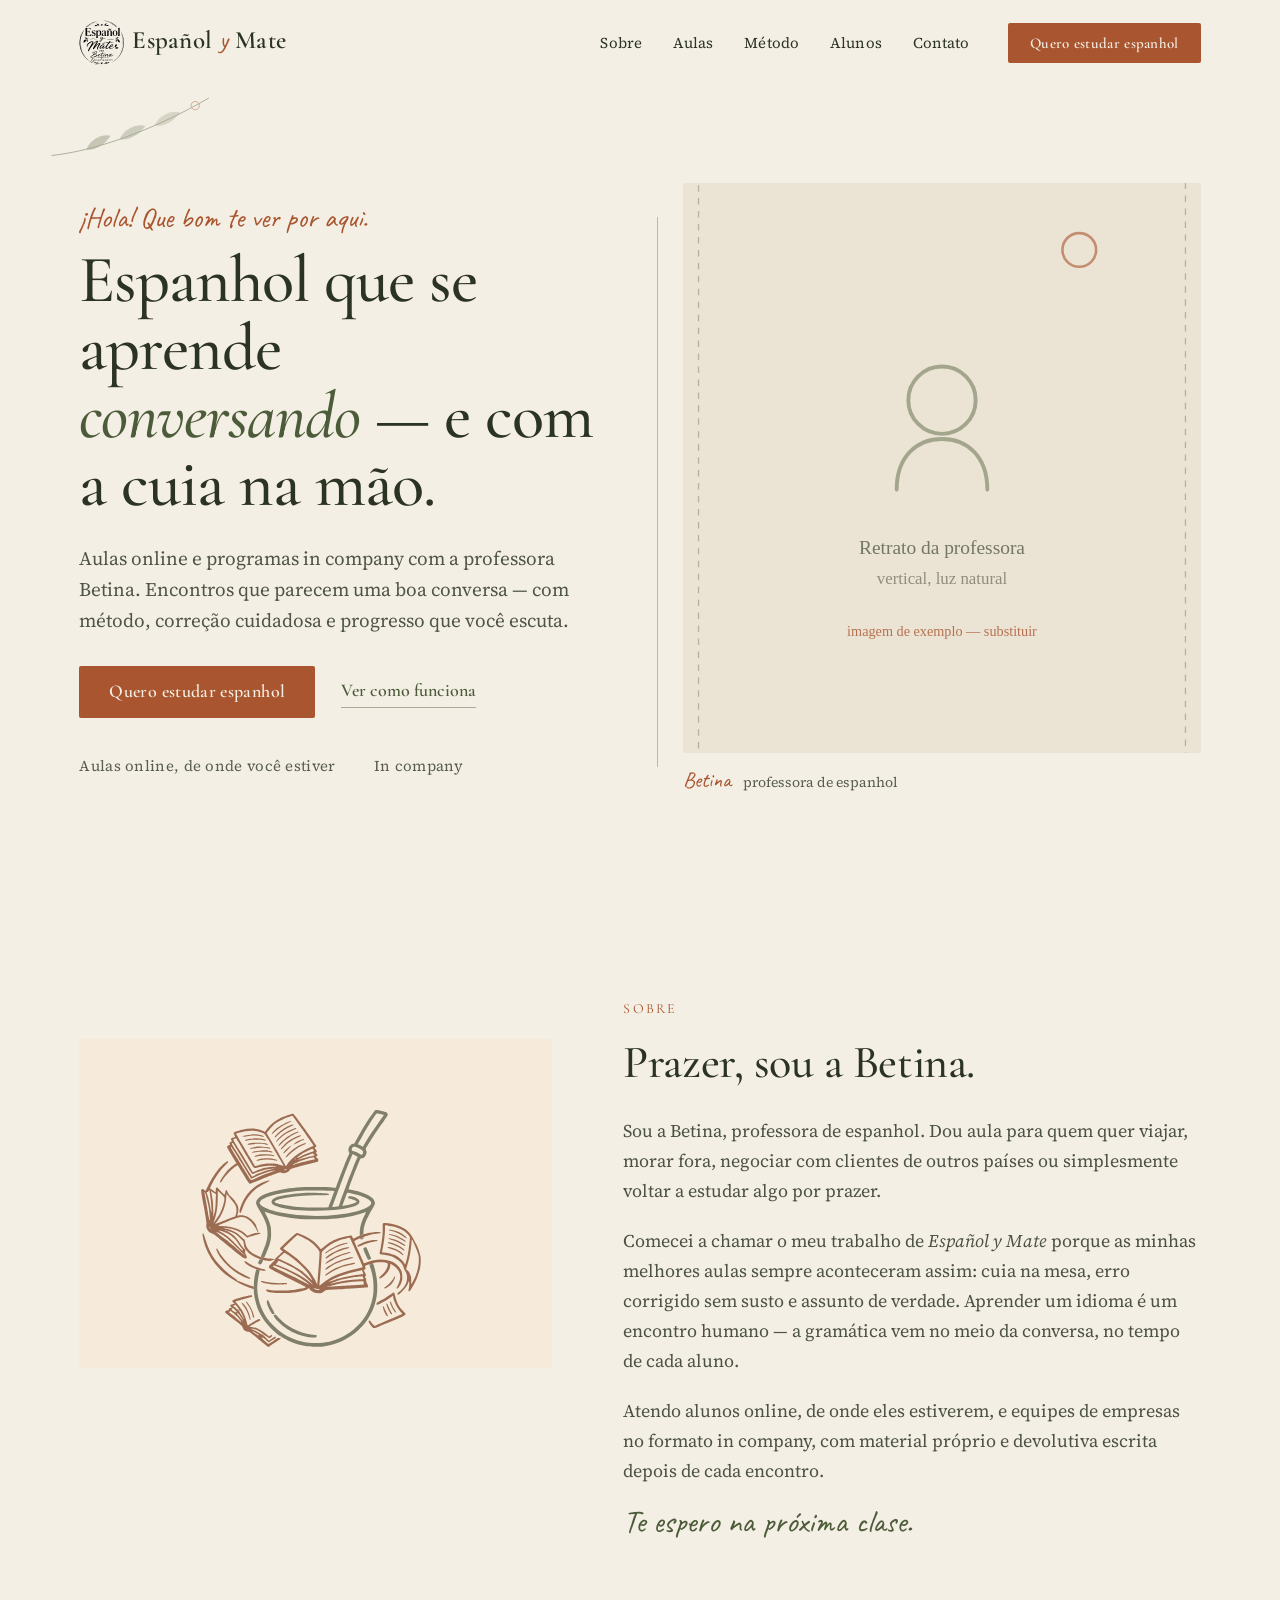
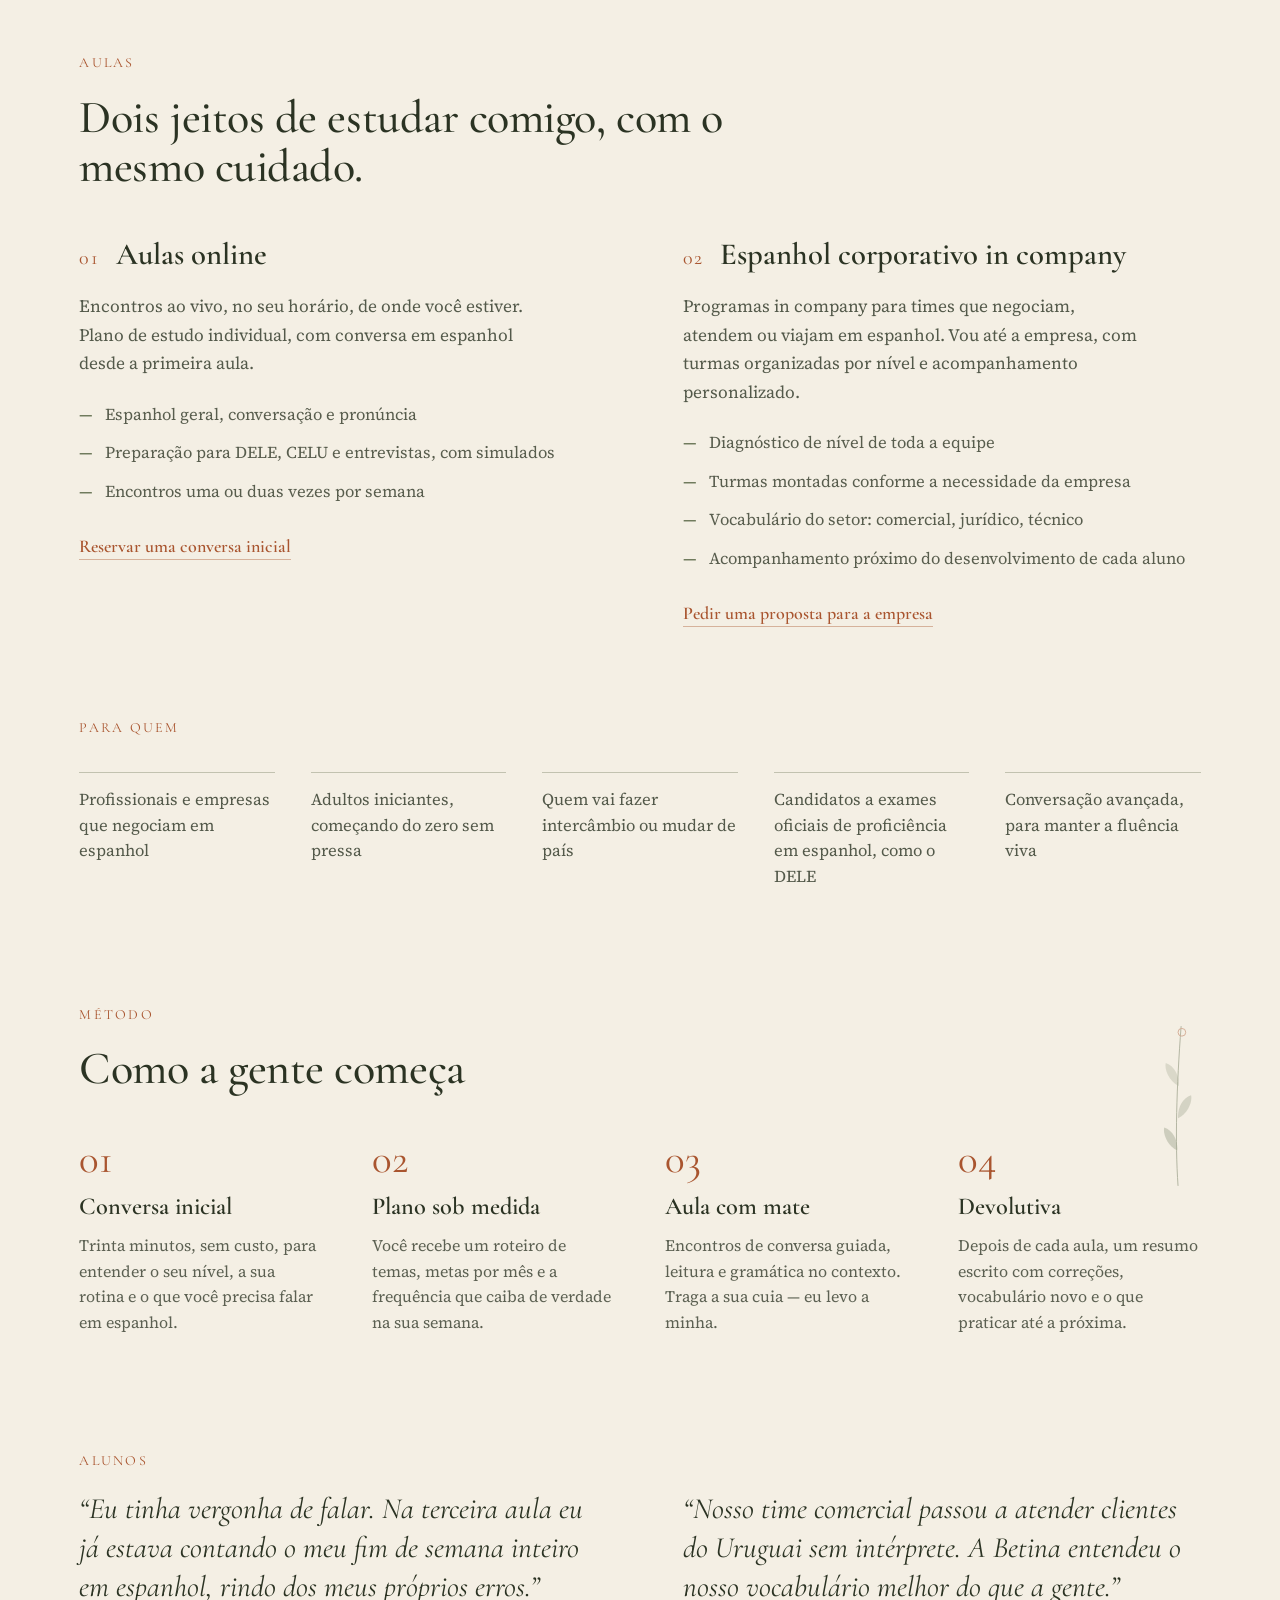
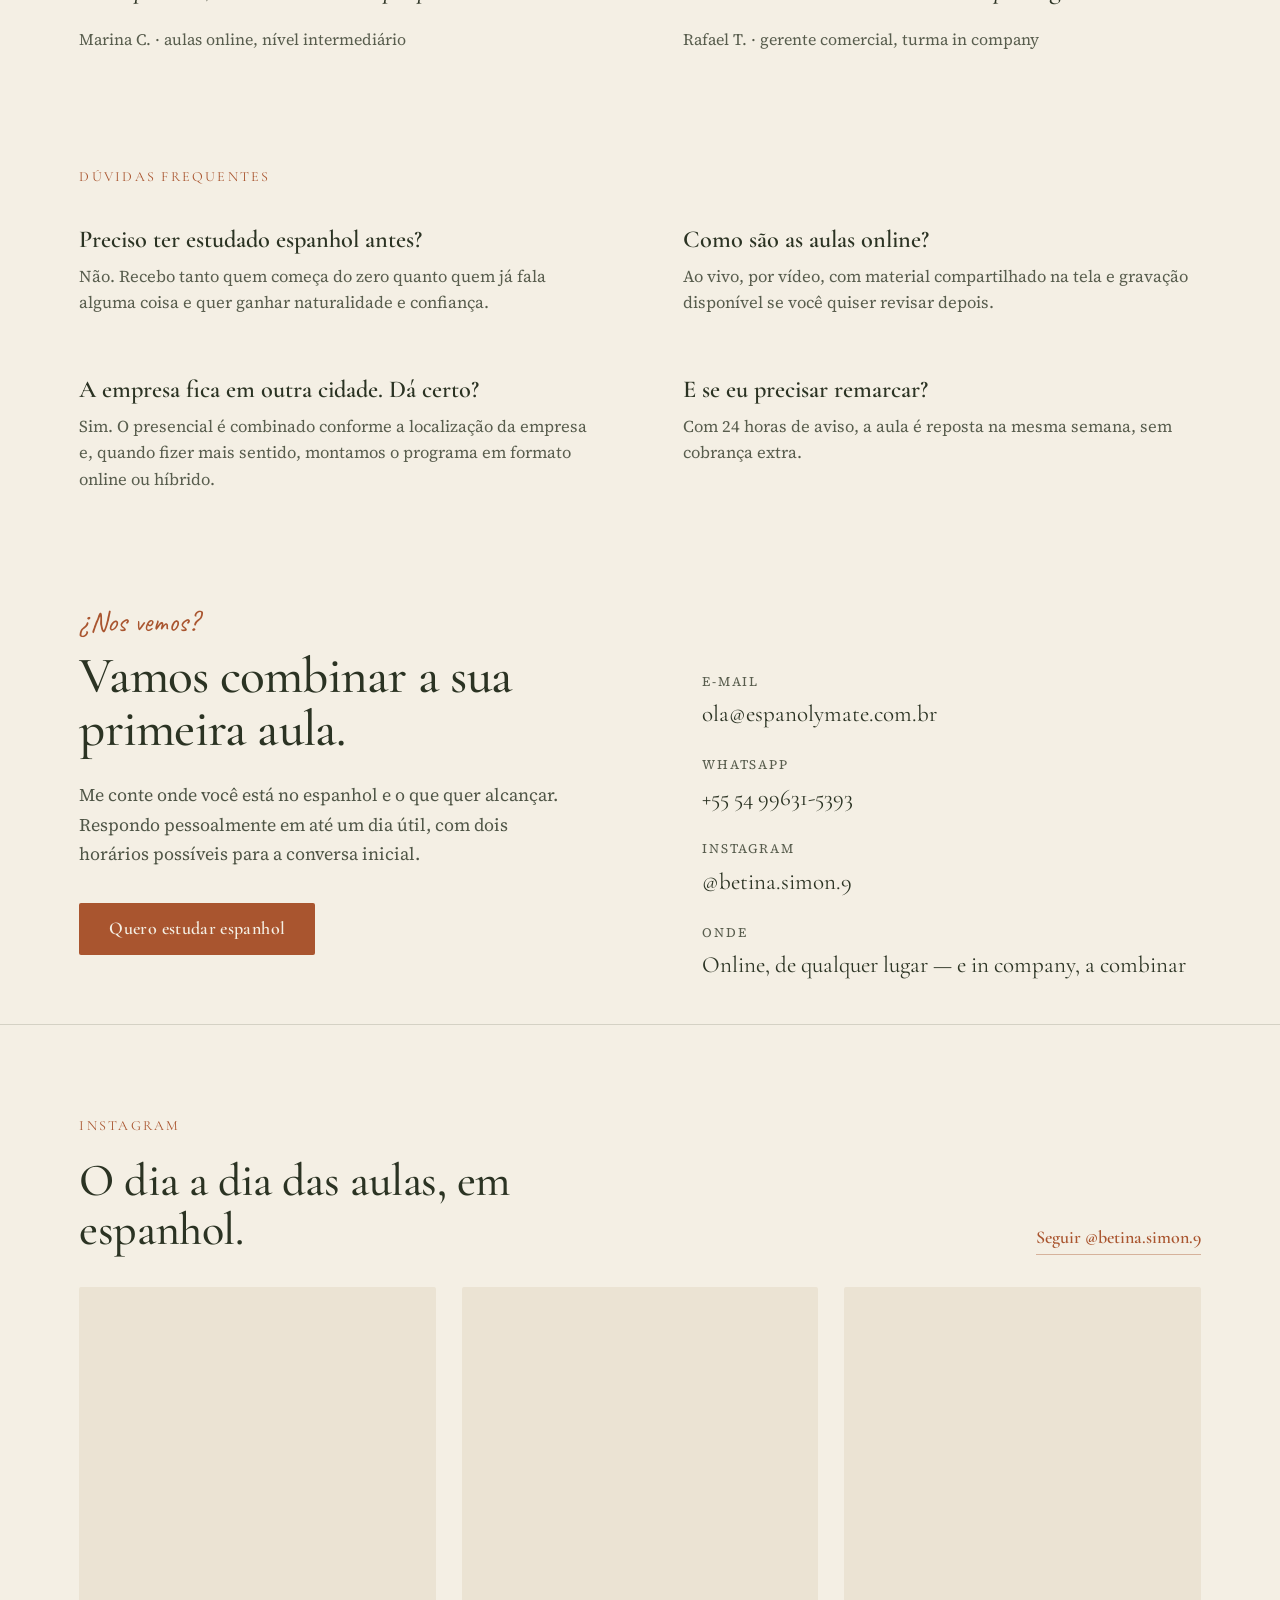
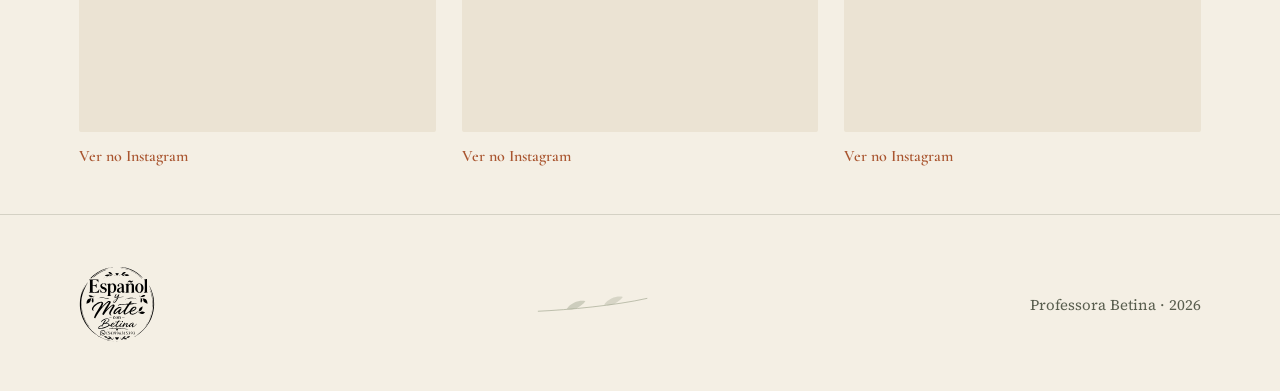
<file: index.html>
<!DOCTYPE html>
<html lang="pt-BR">
<head>
<meta charset="utf-8">
<meta name="viewport" content="width=device-width, initial-scale=1">

<title>Español y Mate — Aulas de espanhol com a professora Betina</title>
<meta name="description" content="Aulas online e programas de espanhol in company com a professora Betina. Espanhol que se aprende conversando, com método, correção cuidadosa e devolutiva escrita.">
<meta name="author" content="Professora Betina">
<meta name="theme-color" content="#F4EFE4">

<!-- ENDEREÇO DO SITE: trocar pelo domínio real antes de publicar (ver PERSONALIZAR.md) -->
<link rel="canonical" href="https://www.espanolymate.com.br/">
<meta property="og:type" content="website">
<meta property="og:locale" content="pt_BR">
<meta property="og:site_name" content="Español y Mate">
<meta property="og:title" content="Español y Mate — Aulas de espanhol com a professora Betina">
<meta property="og:description" content="Aulas online e programas de espanhol in company com a professora Betina. Espanhol que se aprende conversando.">
<meta property="og:url" content="https://www.espanolymate.com.br/">
<meta name="twitter:card" content="summary_large_image">

<!-- ÍCONE DA ABA: usa o mesmo arquivo do logo (ver PERSONALIZAR.md) -->
<link rel="icon" href="/assets/img/logo.svg" type="image/svg+xml">
<link rel="apple-touch-icon" href="/assets/img/logo.svg">

<link rel="preconnect" href="https://fonts.googleapis.com">
<link rel="preconnect" href="https://fonts.gstatic.com" crossorigin>
<!-- FONTES: carregadas sem travar o desenho da página. Se o Google Fonts estiver
     lento ou bloqueado (acontece em rede de empresa), o site aparece do mesmo
     jeito, com as fontes de reserva, em vez de ficar em branco esperando. -->
<link id="fonte-google" rel="preload" as="style" href="https://fonts.googleapis.com/css2?family=Cormorant+Garamond:ital,wght@0,400;0,500;0,600;1,400;1,500&family=Caveat&family=Source+Serif+4:ital,wght@0,400;1,400&display=swap">
<noscript><link rel="stylesheet" href="https://fonts.googleapis.com/css2?family=Cormorant+Garamond:ital,wght@0,400;0,500;0,600;1,400;1,500&family=Caveat&family=Source+Serif+4:ital,wght@0,400;1,400&display=swap"></noscript>
<link rel="stylesheet" href="/assets/css/styles.css">
<script src="/assets/js/main.js" defer></script>
</head>
<body>

<a class="skip-link" href="#top">Ir para o conteúdo</a>

<header class="site-header" id="site-header">
  <a class="brand" href="#top">
    <!-- LOGO: trocar o arquivo /assets/img/logo.svg pelo logo real (ver PERSONALIZAR.md) -->
    <img class="brand-logo" src="/assets/img/logo.svg" alt="" width="1054" height="1046" decoding="async">
    <span class="brand-word">Español</span>
    <span class="brand-y">y</span>
    <span class="brand-word">Mate</span>
  </a>

  <button class="nav-toggle" id="nav-toggle" type="button" aria-expanded="false" aria-controls="site-nav" aria-label="Abrir menu de navegação">
    <span class="nav-toggle-bars" aria-hidden="true"><span></span><span></span><span></span></span>
  </button>

  <nav class="site-nav" id="site-nav" aria-label="Navegação principal">
    <a href="#sobre">Sobre</a>
    <a href="#aulas">Aulas</a>
    <a href="#metodo">Método</a>
    <a href="#alunos">Alunos</a>
    <a href="#contato">Contato</a>
    <a class="btn nav-cta-mobile" href="#contato">Quero estudar espanhol</a>
  </nav>

  <a class="btn btn-sm header-cta" href="#contato">Quero estudar espanhol</a>
</header>

<div class="nav-backdrop" id="nav-backdrop" hidden></div>

<main>

  <section class="hero" id="top">
    <svg class="ornament ornament-hero" viewBox="0 0 220 90" aria-hidden="true" focusable="false">
      <path d="M6 84 C 62 78, 138 52, 214 8" fill="none" stroke="currentColor" stroke-width="1.1"/>
      <path d="M52 76 C 58 60, 76 55, 84 58 C 76 71, 62 78, 52 76 Z" fill="currentColor" opacity=".55"/>
      <path d="M96 62 C 104 46, 122 42, 130 45 C 121 58, 106 65, 96 62 Z" fill="currentColor" opacity=".45"/>
      <path d="M142 44 C 150 28, 168 24, 176 27 C 167 40, 152 47, 142 44 Z" fill="currentColor" opacity=".35"/>
      <circle cx="196" cy="18" r="5.5" fill="none" stroke="var(--terra)" stroke-width="1.2"/>
    </svg>

    <div class="hero-text">
      <p class="script script-hero">¡Hola! Que bom te ver por aqui.</p>
      <h1 class="hero-title">Espanhol que se aprende<br><em>conversando</em> — e com a cuia na mão.</h1>
      <p class="hero-lead">Aulas online e programas in company com a professora Betina. Encontros que parecem uma boa conversa — com método, correção cuidadosa e progresso que você escuta.</p>
      <div class="hero-actions">
        <a class="btn" href="#contato">Quero estudar espanhol</a>
        <a class="link-underline link-olive" href="#metodo">Ver como funciona</a>
      </div>
      <div class="hero-facts">
        <span>Aulas online, de onde você estiver</span>
        <span>In company</span>
      </div>
    </div>

    <figure class="hero-figure">
      <div class="hero-rule" aria-hidden="true"></div>
      <div class="frame frame-portrait">
        <img src="/assets/img/retrato-professora.svg" alt="Retrato da professora Betina" width="800" height="1067" fetchpriority="high" decoding="async">
      </div>
      <figcaption class="hero-caption">
        <span class="script">Betina</span>
        <span>professora de espanhol</span>
      </figcaption>
    </figure>
  </section>

  <section class="section section-sobre" id="sobre">
    <figure class="sobre-figure">
      <div class="frame frame-sobre">
        <img src="/assets/img/cuia_site1.svg" alt="Ilustração de uma cuia de chimarrão cercada de livros abertos" width="1243" height="1247" loading="lazy" decoding="async">
      </div>
    </figure>
    <div class="sobre-text">
      <p class="kicker">Sobre</p>
      <h2 class="h2">Prazer, sou a Betina.</h2>
      <!-- TEXTO PROVISÓRIO: descrição genérica, sem formação, tempo de experiência ou cidade.
           A professora deve adaptar com os dados reais antes de publicar (ver PERSONALIZAR.md). -->
      <p class="body-lg">Sou a Betina, professora de espanhol. Dou aula para quem quer viajar, morar fora, negociar com clientes de outros países ou simplesmente voltar a estudar algo por prazer.</p>
      <p class="body-lg">Comecei a chamar o meu trabalho de <em lang="es">Español y Mate</em> porque as minhas melhores aulas sempre aconteceram assim: cuia na mesa, erro corrigido sem susto e assunto de verdade. Aprender um idioma é um encontro humano — a gramática vem no meio da conversa, no tempo de cada aluno.</p>
      <p class="body-lg">Atendo alunos online, de onde eles estiverem, e equipes de empresas no formato in company, com material próprio e devolutiva escrita depois de cada encontro.</p>
      <p class="script script-sobre">Te espero na próxima clase.</p>
    </div>
  </section>

  <section class="section section-aulas" id="aulas">
    <p class="kicker">Aulas</p>
    <h2 class="h2 h2-aulas">Dois jeitos de estudar comigo, com o mesmo cuidado.</h2>
    <div class="grid-2 grid-aulas">
      <article class="oferta">
        <div class="oferta-head">
          <span class="oferta-num">01</span>
          <h3 class="h3">Aulas online</h3>
        </div>
        <p class="oferta-desc">Encontros ao vivo, no seu horário, de onde você estiver. Plano de estudo individual, com conversa em espanhol desde a primeira aula.</p>
        <ul class="lista">
          <li><span aria-hidden="true">—</span>Espanhol geral, conversação e pronúncia</li>
          <li><span aria-hidden="true">—</span>Preparação para DELE, CELU e entrevistas, com simulados</li>
          <li><span aria-hidden="true">—</span>Encontros uma ou duas vezes por semana</li>
        </ul>
        <a class="link-underline" href="#contato">Reservar uma conversa inicial</a>
      </article>
      <article class="oferta">
        <div class="oferta-head">
          <span class="oferta-num">02</span>
          <h3 class="h3">Espanhol corporativo in company</h3>
        </div>
        <p class="oferta-desc">Programas in company para times que negociam, atendem ou viajam em espanhol. Vou até a empresa, com turmas organizadas por nível e acompanhamento personalizado.</p>
        <ul class="lista">
          <li><span aria-hidden="true">—</span>Diagnóstico de nível de toda a equipe</li>
          <li><span aria-hidden="true">—</span>Turmas montadas conforme a necessidade da empresa</li>
          <li><span aria-hidden="true">—</span>Vocabulário do setor: comercial, jurídico, técnico</li>
          <li><span aria-hidden="true">—</span>Acompanhamento próximo do desenvolvimento de cada aluno</li>
        </ul>
        <a class="link-underline" href="#contato">Pedir uma proposta para a empresa</a>
      </article>
    </div>
  </section>

  <section class="section section-paraquem" aria-labelledby="paraquem-titulo">
    <p class="kicker" id="paraquem-titulo">Para quem</p>
    <div class="paraquem">
      <p>Profissionais e empresas que negociam em espanhol</p>
      <p>Adultos iniciantes, começando do zero sem pressa</p>
      <p>Quem vai fazer intercâmbio ou mudar de país</p>
      <p>Candidatos a exames oficiais de proficiência em espanhol, como o DELE</p>
      <p>Conversação avançada, para manter a fluência viva</p>
    </div>
  </section>

  <section class="section section-metodo" id="metodo">
    <svg class="ornament ornament-metodo" viewBox="0 0 60 220" aria-hidden="true" focusable="false">
      <path d="M30 216 C 26 158, 28 88, 34 8" fill="none" stroke="currentColor" stroke-width="1.1"/>
      <path d="M29 170 C 16 164, 10 148, 12 140 C 24 144, 30 158, 29 170 Z" fill="currentColor" opacity=".5"/>
      <path d="M30 128 C 43 122, 49 106, 47 98 C 35 102, 29 116, 30 128 Z" fill="currentColor" opacity=".42"/>
      <path d="M31 86 C 18 80, 12 64, 14 56 C 26 60, 32 74, 31 86 Z" fill="currentColor" opacity=".34"/>
      <circle cx="35" cy="16" r="5" fill="none" stroke="var(--terra)" stroke-width="1.2"/>
    </svg>
    <p class="kicker">Método</p>
    <h2 class="h2 h2-metodo">Como a gente começa</h2>
    <div class="passos">
      <div class="passo">
        <p class="passo-num">01</p>
        <h3 class="h3-sm">Conversa inicial</h3>
        <p class="passo-desc">Trinta minutos, sem custo, para entender o seu nível, a sua rotina e o que você precisa falar em espanhol.</p>
      </div>
      <div class="passo">
        <p class="passo-num">02</p>
        <h3 class="h3-sm">Plano sob medida</h3>
        <p class="passo-desc">Você recebe um roteiro de temas, metas por mês e a frequência que caiba de verdade na sua semana.</p>
      </div>
      <div class="passo">
        <p class="passo-num">03</p>
        <h3 class="h3-sm">Aula com mate</h3>
        <p class="passo-desc">Encontros de conversa guiada, leitura e gramática no contexto. Traga a sua cuia — eu levo a minha.</p>
      </div>
      <div class="passo">
        <p class="passo-num">04</p>
        <h3 class="h3-sm">Devolutiva</h3>
        <p class="passo-desc">Depois de cada aula, um resumo escrito com correções, vocabulário novo e o que praticar até a próxima.</p>
      </div>
    </div>
  </section>

  <section class="section section-alunos" id="alunos">
    <p class="kicker">Alunos</p>
    <!-- DEPOIMENTOS: vieram do design de aprovação e precisam ser confirmados.
         Se não forem reais, troque pelos verdadeiros ou retire a seção inteira
         (ver PERSONALIZAR.md). -->
    <div class="grid-2 grid-alunos">
      <blockquote class="depoimento">
        <p>“Eu tinha vergonha de falar. Na terceira aula eu já estava contando o meu fim de semana inteiro em espanhol, rindo dos meus próprios erros.”</p>
        <footer>Marina C. · aulas online, nível intermediário</footer>
      </blockquote>
      <blockquote class="depoimento">
        <p>“Nosso time comercial passou a atender clientes do Uruguai sem intérprete. A Betina entendeu o nosso vocabulário melhor do que a gente.”</p>
        <footer>Rafael T. · gerente comercial, turma in company</footer>
      </blockquote>
    </div>
  </section>

  <section class="section section-faq" aria-labelledby="faq-titulo">
    <p class="kicker" id="faq-titulo">Dúvidas frequentes</p>
    <div class="faq">
      <div class="faq-item">
        <h3 class="h3-sm">Preciso ter estudado espanhol antes?</h3>
        <p>Não. Recebo tanto quem começa do zero quanto quem já fala alguma coisa e quer ganhar naturalidade e confiança.</p>
      </div>
      <div class="faq-item">
        <h3 class="h3-sm">Como são as aulas online?</h3>
        <p>Ao vivo, por vídeo, com material compartilhado na tela e gravação disponível se você quiser revisar depois.</p>
      </div>
      <div class="faq-item">
        <h3 class="h3-sm">A empresa fica em outra cidade. Dá certo?</h3>
        <p>Sim. O presencial é combinado conforme a localização da empresa e, quando fizer mais sentido, montamos o programa em formato online ou híbrido.</p>
      </div>
      <div class="faq-item">
        <h3 class="h3-sm">E se eu precisar remarcar?</h3>
        <p>Com 24 horas de aviso, a aula é reposta na mesma semana, sem cobrança extra.</p>
      </div>
    </div>
  </section>

  <section class="section section-contato" id="contato">
    <div class="contato-text">
      <p class="script script-hero" lang="es">¿Nos vemos?</p>
      <h2 class="h2 h2-contato">Vamos combinar a sua primeira aula.</h2>
      <p class="contato-lead">Me conte onde você está no espanhol e o que quer alcançar. Respondo pessoalmente em até um dia útil, com dois horários possíveis para a conversa inicial.</p>
      <a class="btn" href="https://wa.me/5554996315393?text=Ol%C3%A1%2C%20Betina!%20Vim%20pelo%20site%20e%20quero%20saber%20mais%20sobre%20as%20aulas%20de%20espanhol." target="_blank" rel="noopener">Quero estudar espanhol</a>
    </div>

    <address class="contato-dados">
      <div class="contato-item">
        <p class="contato-label">E-mail</p>
        <!-- E-MAIL: trocar pelo endereço real -->
        <a class="contato-valor" href="mailto:ola@espanolymate.com.br">ola@espanolymate.com.br</a>
      </div>
      <div class="contato-item">
        <p class="contato-label">WhatsApp</p>
        <a class="contato-valor" href="https://wa.me/5554996315393?text=Ol%C3%A1%2C%20Betina!%20Vim%20pelo%20site%20e%20quero%20saber%20mais%20sobre%20as%20aulas%20de%20espanhol." target="_blank" rel="noopener">+55 54 99631-5393</a>
      </div>
      <div class="contato-item">
        <p class="contato-label">Instagram</p>
        <a class="contato-valor" href="https://www.instagram.com/betina.simon.9" target="_blank" rel="noopener">@betina.simon.9</a>
      </div>
      <div class="contato-item">
        <p class="contato-label">Onde</p>
        <p class="contato-valor contato-valor-texto">Online, de qualquer lugar — e in company, a combinar</p>
      </div>
    </address>
  </section>

  <section class="section section-instagram" id="instagram" aria-labelledby="instagram-titulo">
    <div class="insta-head">
      <div class="insta-head-texto">
        <p class="kicker" id="instagram-titulo">Instagram</p>
        <h2 class="h2 h2-instagram">O dia a dia das aulas, em espanhol.</h2>
      </div>
      <a class="link-underline insta-perfil" href="https://www.instagram.com/betina.simon.9" target="_blank" rel="noopener">Seguir @betina.simon.9</a>
    </div>

    <ul class="insta-grid">
      <li class="insta-item" data-post="https://www.instagram.com/p/DQCnnm-kXRw/">
        <!-- POST 1: o endereço está no data-post da linha de cima. Para trocar,
             cole outro link do Instagram ali (ver PERSONALIZAR.md). -->
        <a class="insta-post" href="https://www.instagram.com/p/DQCnnm-kXRw/" target="_blank" rel="noopener" aria-label="Ver a publicação 1 no Instagram de @betina.simon.9">
          <span class="insta-thumb">
            <svg class="insta-glifo" viewBox="0 0 24 24" aria-hidden="true" focusable="false">
              <rect x="3.2" y="3.2" width="17.6" height="17.6" rx="5" fill="none" stroke="currentColor" stroke-width="1.2"/>
              <circle cx="12" cy="12" r="4.1" fill="none" stroke="currentColor" stroke-width="1.2"/>
              <circle cx="17.1" cy="6.9" r="1.05" fill="currentColor"/>
            </svg>
            <span class="insta-thumb-texto">Publicação no Instagram</span>
          </span>
          <span class="insta-ver">Ver no Instagram</span>
        </a>
      </li>
      <li class="insta-item" data-post="https://www.instagram.com/p/DFGk_b2SzQl/">
        <!-- POST 2: o endereço está no data-post da linha de cima. Para trocar,
             cole outro link do Instagram ali (ver PERSONALIZAR.md). -->
        <a class="insta-post" href="https://www.instagram.com/p/DFGk_b2SzQl/" target="_blank" rel="noopener" aria-label="Ver a publicação 2 no Instagram de @betina.simon.9">
          <span class="insta-thumb">
            <svg class="insta-glifo" viewBox="0 0 24 24" aria-hidden="true" focusable="false">
              <rect x="3.2" y="3.2" width="17.6" height="17.6" rx="5" fill="none" stroke="currentColor" stroke-width="1.2"/>
              <circle cx="12" cy="12" r="4.1" fill="none" stroke="currentColor" stroke-width="1.2"/>
              <circle cx="17.1" cy="6.9" r="1.05" fill="currentColor"/>
            </svg>
            <span class="insta-thumb-texto">Publicação no Instagram</span>
          </span>
          <span class="insta-ver">Ver no Instagram</span>
        </a>
      </li>
      <li class="insta-item" data-post="https://www.instagram.com/p/CYFNL9JvnFH/">
        <!-- POST 3: o endereço está no data-post da linha de cima. Para trocar,
             cole outro link do Instagram ali (ver PERSONALIZAR.md). -->
        <a class="insta-post" href="https://www.instagram.com/p/CYFNL9JvnFH/" target="_blank" rel="noopener" aria-label="Ver a publicação 3 no Instagram de @betina.simon.9">
          <span class="insta-thumb">
            <svg class="insta-glifo" viewBox="0 0 24 24" aria-hidden="true" focusable="false">
              <rect x="3.2" y="3.2" width="17.6" height="17.6" rx="5" fill="none" stroke="currentColor" stroke-width="1.2"/>
              <circle cx="12" cy="12" r="4.1" fill="none" stroke="currentColor" stroke-width="1.2"/>
              <circle cx="17.1" cy="6.9" r="1.05" fill="currentColor"/>
            </svg>
            <span class="insta-thumb-texto">Publicação no Instagram</span>
          </span>
          <span class="insta-ver">Ver no Instagram</span>
        </a>
      </li>
    </ul>
  </section>

</main>

<footer class="site-footer">
  <a class="brand-footer" href="#top">
    <img class="footer-logo" src="/assets/img/logo.svg" alt="Español y Mate con Betina" width="1054" height="1046" loading="lazy" decoding="async">
  </a>
  <svg class="ornament ornament-footer" viewBox="0 0 160 30" aria-hidden="true" focusable="false">
    <path d="M4 24 C 46 22, 112 16, 156 6" fill="none" stroke="currentColor" stroke-width="1"/>
    <path d="M44 21 C 50 11, 64 8, 70 10 C 63 19, 52 23, 44 21 Z" fill="currentColor" opacity=".5"/>
    <path d="M96 15 C 102 5, 116 2, 122 4 C 115 13, 104 17, 96 15 Z" fill="currentColor" opacity=".38"/>
  </svg>
  <p class="footer-nota">Professora Betina · 2026</p>
</footer>

</body>
</html>
</file>
<file: assets/css/styles.css>
/* ==========================================================================
   Español y Mate — folha de estilo única
   Identidade visual conforme o design entregue (Claude Design / Broadsheet):
   papel, tinta verde-oliva, terracota, serifa Cormorant Garamond + Source
   Serif 4 e a manuscrita Caveat. Nenhuma cor ou tipografia nova foi criada.
   ========================================================================== */

/* --------------------------------------------------------------------------
   1. Tokens
   -------------------------------------------------------------------------- */
:root {
  /* Cores — exatamente as do design */
  --color-bg: #F4EFE4;
  --color-surface: #EBE3D3;
  --color-text: #2B3323;
  --color-accent: #A9552F;
  --color-accent-100: #F2E2D7;
  --color-accent-600: #8E4526;
  --color-accent-700: #733819;
  --color-accent-800: #5E2C15;
  --color-accent-2: #4C5B39;
  --color-accent-2-100: #E4E7DA;
  --color-accent-2-800: #33401F;
  --color-divider: rgba(43, 51, 35, .16);

  --paper: #F4EFE4;
  --paper-2: #EBE3D3;
  --ink: #2B3323;
  --olive: #4C5B39;
  --terra: #A9552F;

  --ink-84: rgba(43, 51, 35, .84);
  --ink-82: rgba(43, 51, 35, .82);
  --ink-80: rgba(43, 51, 35, .80);
  --ink-78: rgba(43, 51, 35, .78);
  --ink-76: rgba(43, 51, 35, .76);
  --olive-line: rgba(76, 91, 57, .30);

  /* Tipografia */
  --font-heading: "Cormorant Garamond", "Source Serif 4", serif;
  --font-body: "Source Serif 4", Georgia, serif;
  --script: "Caveat", cursive;

  /* Ritmo horizontal e vertical — fluido, chegando aos valores do design
     (88px de margem, 120px entre blocos) nas telas grandes */
  --pad-x: clamp(20px, 6.2vw, 88px);
  --section-gap: min(clamp(64px, 8.4vw, 120px), 10vh);
  --header-h: 90px;
}

/* --------------------------------------------------------------------------
   2. Base
   -------------------------------------------------------------------------- */
*, *::before, *::after { box-sizing: border-box; }

html {
  scroll-behavior: smooth;
  -webkit-text-size-adjust: 100%;
}

body {
  margin: 0;
  background: var(--paper);
  color: var(--ink);
  font-family: var(--font-body);
  font-size: 17px;
  line-height: 1.6;
  overflow-x: hidden;
  min-height: 100vh;
  -webkit-font-smoothing: antialiased;
}

img, svg { display: block; max-width: 100%; }
img { height: auto; }

a { color: var(--terra); text-decoration: none; }
a:hover { color: var(--color-accent-700); }

::selection { background: rgba(169, 85, 47, .22); }

:focus-visible {
  outline: 2px solid var(--terra);
  outline-offset: 3px;
  border-radius: 2px;
}

/* Âncoras do menu não ficam escondidas atrás do cabeçalho fixo */
[id] { scroll-margin-top: calc(var(--header-h) + 16px); }

.skip-link {
  position: absolute;
  left: -9999px;
  top: 0;
  z-index: 100;
  background: var(--terra);
  color: var(--paper);
  font-family: var(--font-heading);
  font-weight: 600;
  padding: 12px 20px;
  border-radius: 2px;
}
.skip-link:focus {
  left: 12px;
  top: 12px;
  color: var(--paper);
}

/* --------------------------------------------------------------------------
   3. Elementos recorrentes
   -------------------------------------------------------------------------- */
.btn {
  display: inline-flex;
  align-items: center;
  justify-content: center;
  gap: 9px;
  background: var(--terra);
  color: var(--paper);
  font-family: var(--font-heading);
  font-weight: 600;
  font-size: 18px;
  letter-spacing: .02em;
  line-height: 1.2;
  padding: 15px 30px;
  border: 0;
  border-radius: 2px;
  cursor: pointer;
  transition: background-color .18s ease;
}
.btn:hover { background: var(--color-accent-600); color: var(--paper); }
.btn:active { background: var(--color-accent-700); }
.btn-sm { font-size: 15px; padding: 11px 22px; }

.link-underline {
  font-family: var(--font-heading);
  font-size: 18px;
  font-weight: 600;
  color: var(--terra);
  border-bottom: 1px solid rgba(169, 85, 47, .4);
  padding-bottom: 2px;
  transition: color .18s ease, border-color .18s ease;
}
.link-underline:hover { color: var(--color-accent-700); border-color: var(--color-accent-700); }
.link-olive { color: var(--olive); border-bottom-color: rgba(76, 91, 57, .45); }
.link-olive:hover { color: var(--terra); border-bottom-color: rgba(169, 85, 47, .45); }

.kicker {
  font-family: var(--font-heading);
  font-size: 14px;
  letter-spacing: .16em;
  text-transform: uppercase;
  color: var(--terra);
  margin: 0 0 18px;
}

.h2 {
  font-family: var(--font-heading);
  font-weight: 500;
  font-size: clamp(32px, 3.6vw, 50px);
  line-height: 1.08;
  letter-spacing: -.01em;
  margin: 0 0 28px;
  text-wrap: pretty;
}
.h3 {
  font-family: var(--font-heading);
  font-weight: 600;
  font-size: clamp(25px, 2.4vw, 32px);
  line-height: 1.15;
  margin: 0;
}
.h3-sm {
  font-family: var(--font-heading);
  font-weight: 600;
  font-size: clamp(21px, 1.9vw, 25px);
  line-height: 1.2;
  margin: 0 0 12px;
}

.script { font-family: var(--script); line-height: 1; }
.script-hero {
  font-size: clamp(24px, 2.2vw, 30px);
  color: var(--terra);
  margin: 0 0 14px;
}
.script-sobre {
  font-size: clamp(27px, 2.5vw, 34px);
  color: var(--olive);
  margin: 0;
}

.body-lg {
  font-size: clamp(17px, 1.4vw, 19px);
  line-height: 1.68;
  color: var(--ink-84);
  margin: 0 0 20px;
  text-wrap: pretty;
}

.frame {
  position: relative;
  width: 100%;
  border-radius: 2px;
  overflow: hidden;
  background: var(--paper-2);
}
.frame img { width: 100%; height: 100%; object-fit: cover; }

.ornament { color: var(--olive); pointer-events: none; }

.section { padding-inline: var(--pad-x); }

/* --------------------------------------------------------------------------
   4. Cabeçalho e navegação
   -------------------------------------------------------------------------- */
.site-header {
  position: sticky;
  top: 0;
  z-index: 30;
  display: flex;
  align-items: center;
  gap: clamp(16px, 3vw, 44px);
  padding: 20px var(--pad-x);
  background: rgba(244, 239, 228, .92);
  backdrop-filter: blur(6px);
  -webkit-backdrop-filter: blur(6px);
}

.brand {
  display: flex;
  align-items: baseline;
  gap: 7px;
  margin-right: auto;
  color: var(--ink);
}
.brand:hover { color: var(--ink); }
.brand-logo {
  width: clamp(40px, 3.6vw, 50px);
  height: auto;
  align-self: center;
  flex: none;
}
.brand-word {
  font-family: var(--font-heading);
  font-size: clamp(21px, 2vw, 25px);
  font-weight: 600;
  letter-spacing: .01em;
}
.brand-y {
  font-family: var(--script);
  font-size: clamp(22px, 2.1vw, 26px);
  color: var(--terra);
  line-height: 1;
}

.site-nav {
  display: flex;
  gap: clamp(18px, 2.4vw, 32px);
  font-size: 15px;
  letter-spacing: .01em;
}
.site-nav a { color: var(--ink); transition: color .18s ease; }
.site-nav a:hover { color: var(--terra); }
.nav-cta-mobile { display: none; }

.header-cta { flex: none; }

/* Botão de menu — só aparece no mobile */
.nav-toggle {
  display: none;
  order: 3;
  width: 44px;
  height: 44px;
  padding: 0;
  background: transparent;
  border: 1px solid var(--olive-line);
  border-radius: 2px;
  color: var(--ink);
  cursor: pointer;
}
.nav-toggle-bars { display: block; width: 20px; margin: 0 auto; }
.nav-toggle-bars span {
  display: block;
  height: 1.5px;
  background: currentColor;
  border-radius: 2px;
  transition: transform .2s ease, opacity .2s ease;
}
.nav-toggle-bars span + span { margin-top: 5px; }
.site-header[data-nav-open="true"] .nav-toggle-bars span:nth-child(1) { transform: translateY(6.5px) rotate(45deg); }
.site-header[data-nav-open="true"] .nav-toggle-bars span:nth-child(2) { opacity: 0; }
.site-header[data-nav-open="true"] .nav-toggle-bars span:nth-child(3) { transform: translateY(-6.5px) rotate(-45deg); }

.nav-lock { overflow: hidden; }

.nav-backdrop {
  position: fixed;
  inset: 0;
  z-index: 25;
  background: rgba(43, 51, 35, .28);
}

/* --------------------------------------------------------------------------
   5. Hero
   -------------------------------------------------------------------------- */
.hero {
  display: grid;
  grid-template-columns: minmax(0, 1.02fr) minmax(0, .98fr);
  gap: clamp(40px, 5vw, 72px);
  align-items: center;
  min-height: calc(100svh - var(--header-h));
  padding: 0 var(--pad-x) min(clamp(48px, 5vw, 64px), 5vh);
  position: relative;
}
.ornament-hero {
  position: absolute;
  left: clamp(20px, 3.7vw, 52px);
  top: 6px;
  width: clamp(120px, 13vw, 190px);
  opacity: .5;
}
.hero-text {
  max-width: 660px;
  padding-top: min(56px, 5vh);
}
.hero-title {
  font-family: var(--font-heading);
  font-weight: 500;
  font-size: clamp(38px, 5.2vw, 74px);
  line-height: 1.02;
  letter-spacing: -.015em;
  margin: 0 0 26px;
  text-wrap: pretty;
}
.hero-title em { font-style: italic; color: var(--olive); }
.hero-lead {
  font-size: clamp(17px, 1.5vw, 20px);
  line-height: 1.6;
  max-width: 540px;
  margin: 0 0 min(34px, 3.4vh);
  color: var(--ink-82);
  text-wrap: pretty;
}
.hero-actions {
  display: flex;
  align-items: center;
  flex-wrap: wrap;
  gap: clamp(18px, 2vw, 26px);
  margin-bottom: min(44px, 4vh);
}
.hero-facts {
  display: flex;
  flex-wrap: wrap;
  gap: 12px clamp(24px, 3vw, 40px);
  font-size: 15px;
  color: var(--ink-78);
  letter-spacing: .02em;
}

.hero-figure {
  position: relative;
  margin: 0;
  padding-top: 40px;
  min-width: 0;
}
.hero-rule {
  position: absolute;
  left: -26px;
  top: 74px;
  bottom: 26px;
  width: 1px;
  background: rgba(76, 91, 57, .35);
}
.frame-portrait { height: min(clamp(380px, 46vw, 600px), calc(100vh - 330px)); }
.hero-caption {
  display: flex;
  align-items: baseline;
  flex-wrap: wrap;
  gap: 12px;
  margin-top: 16px;
  font-size: 14px;
  color: var(--ink-78);
}
.hero-caption .script { font-size: 22px; color: var(--terra); }

/* --------------------------------------------------------------------------
   6. Sobre
   -------------------------------------------------------------------------- */
.section-sobre {
  display: grid;
  grid-template-columns: minmax(0, .9fr) minmax(0, 1.1fr);
  gap: clamp(40px, 5.6vw, 80px);
  align-items: start;
  padding-block: var(--section-gap);
}
.sobre-figure { margin: 0; min-width: 0; }
.frame-sobre {
  height: min(clamp(320px, 34vw, 460px), calc(100vh - 420px));
  background: transparent;
}
.frame-sobre img { object-fit: contain; }
.sobre-text { max-width: 620px; padding-top: 12px; }
.sobre-text .body-lg { margin-bottom: min(20px, 2.2vh); }
.sobre-text .body-lg:last-of-type { margin-bottom: min(26px, 2.6vh); }
.sobre-text em { font-style: italic; }

/* --------------------------------------------------------------------------
   7. Aulas
   -------------------------------------------------------------------------- */
.section-aulas { padding-block: 24px var(--section-gap); }
.h2-aulas { max-width: 820px; margin-bottom: min(clamp(40px, 4.5vw, 64px), 5vh); }

.grid-2 {
  display: grid;
  grid-template-columns: 1fr 1fr;
  gap: clamp(48px, 6.7vw, 96px);
  max-width: 1180px;
}
.oferta-head {
  display: flex;
  align-items: baseline;
  gap: 16px;
  margin-bottom: 18px;
}
.oferta-num {
  font-family: var(--font-heading);
  font-size: 20px;
  color: var(--terra);
  letter-spacing: .08em;
}
.oferta-desc {
  font-size: clamp(16px, 1.35vw, 18px);
  line-height: 1.65;
  color: var(--ink-80);
  margin: 0 0 24px;
  max-width: 460px;
}
.lista {
  list-style: none;
  padding: 0;
  margin: 0 0 26px;
  display: flex;
  flex-direction: column;
  gap: 12px;
  font-size: clamp(16px, 1.3vw, 17px);
  color: var(--ink-78);
}
.lista li { display: flex; gap: 12px; }
.lista li span { color: var(--olive); flex: none; }

/* --------------------------------------------------------------------------
   8. Para quem
   -------------------------------------------------------------------------- */
.section-paraquem { padding-block: 0 var(--section-gap); }
.section-paraquem .kicker { margin-bottom: 32px; }
.paraquem {
  display: grid;
  grid-template-columns: repeat(5, 1fr);
  gap: clamp(24px, 2.8vw, 40px);
  max-width: 1180px;
  font-size: clamp(16px, 1.3vw, 17px);
  line-height: 1.55;
  color: var(--ink-80);
}
.paraquem p {
  margin: 0;
  padding-top: 14px;
  border-top: 1px solid var(--olive-line);
}

/* --------------------------------------------------------------------------
   9. Método
   -------------------------------------------------------------------------- */
.section-metodo { padding-block: 24px var(--section-gap); position: relative; }
.ornament-metodo {
  position: absolute;
  right: var(--pad-x);
  top: 40px;
  width: clamp(34px, 3.6vw, 52px);
  opacity: .45;
}
.h2-metodo { max-width: 760px; margin-bottom: min(clamp(40px, 4.5vw, 64px), 5vh); }
.passos {
  display: grid;
  grid-template-columns: repeat(4, 1fr);
  gap: clamp(32px, 3.9vw, 56px);
  max-width: 1180px;
}
.passo-num {
  font-family: var(--font-heading);
  font-size: clamp(34px, 3.2vw, 44px);
  color: var(--terra);
  margin: 0 0 12px;
  line-height: 1;
}
.passo-desc {
  font-size: 16px;
  line-height: 1.6;
  color: var(--ink-76);
  margin: 0;
}

/* --------------------------------------------------------------------------
   10. Alunos
   -------------------------------------------------------------------------- */
.section-alunos { padding-block: 24px var(--section-gap); }
.depoimento { margin: 0; }
.depoimento p {
  font-family: var(--font-heading);
  font-style: italic;
  font-size: clamp(22px, 2.3vw, 30px);
  line-height: 1.32;
  margin: 0 0 20px;
  text-wrap: pretty;
}
.depoimento footer { font-size: 16px; color: var(--ink-78); }

/* --------------------------------------------------------------------------
   11. Dúvidas frequentes
   -------------------------------------------------------------------------- */
.section-faq { padding-block: 24px var(--section-gap); }
.faq {
  display: grid;
  grid-template-columns: 1fr 1fr;
  gap: clamp(36px, 4.5vw, 64px) clamp(48px, 6.7vw, 96px);
  max-width: 1180px;
  margin-top: 36px;
}
.faq-item h3 { margin-bottom: 10px; }
.faq-item p {
  font-size: clamp(16px, 1.3vw, 17px);
  line-height: 1.6;
  color: var(--ink-78);
  margin: 0;
}

/* --------------------------------------------------------------------------
   12. Contato
   -------------------------------------------------------------------------- */
.section-contato {
  display: grid;
  grid-template-columns: 1.05fr .95fr;
  gap: clamp(40px, 5.6vw, 80px);
  align-items: start;
  padding-block: 24px 40px;
}
.contato-text { max-width: 600px; }
.h2-contato {
  font-size: clamp(34px, 4vw, 56px);
  line-height: 1.04;
  letter-spacing: -.015em;
  margin-bottom: 24px;
}
.contato-lead {
  font-size: clamp(17px, 1.4vw, 19px);
  line-height: 1.65;
  color: var(--ink-82);
  margin: 0 0 34px;
  max-width: 500px;
  text-wrap: pretty;
}
.contato-dados {
  font-style: normal;
  padding-top: clamp(8px, 5vw, 70px);
  display: flex;
  flex-direction: column;
  gap: 22px;
}
.contato-label {
  font-size: 13px;
  letter-spacing: .14em;
  text-transform: uppercase;
  color: var(--ink-78);
  margin: 0 0 4px;
}
.contato-valor {
  font-family: var(--font-heading);
  font-size: clamp(20px, 1.8vw, 24px);
  color: var(--ink);
  transition: color .18s ease;
  word-break: break-word;
}
a.contato-valor:hover { color: var(--terra); }
.contato-valor-texto { margin: 0; }

/* --------------------------------------------------------------------------
   13. Rodapé
   -------------------------------------------------------------------------- */
.site-footer {
  display: flex;
  align-items: center;
  justify-content: space-between;
  gap: clamp(20px, 3vw, 40px);
  padding: clamp(36px, 4vw, 52px) var(--pad-x) clamp(36px, 4vw, 48px);
  border-top: 1px solid var(--color-divider);
}
.brand-footer { display: block; flex: none; }
.footer-logo { width: clamp(64px, 6vw, 82px); height: auto; }
.ornament-footer { width: clamp(88px, 9vw, 120px); opacity: .45; }
.footer-nota { font-size: 15px; color: var(--ink-78); margin: 0; }


/* --------------------------------------------------------------------------
   13b. Instagram — três posts, linha única no computador
   -------------------------------------------------------------------------- */
.section-instagram {
  border-top: 1px solid var(--color-divider);
  padding-block: var(--section-gap) min(clamp(44px, 5vw, 68px), 5vh);
}
.insta-head {
  display: flex;
  align-items: flex-end;
  justify-content: space-between;
  gap: 16px 32px;
  flex-wrap: wrap;
  max-width: 1180px;
  margin-bottom: min(clamp(26px, 3vw, 40px), 3.5vh);
}
.h2-instagram { max-width: 20ch; margin: 0; }
.insta-perfil { flex: none; }

/* Três colunas onde couberem os 320px mínimos do quadro do Instagram;
   abaixo disso o navegador reduz para duas e depois para uma. */
.insta-grid {
  display: grid;
  grid-template-columns: repeat(auto-fit, minmax(min(100%, 320px), 1fr));
  gap: clamp(18px, 2vw, 28px);
  max-width: 1180px;
  margin: 0;
  padding: 0;
  list-style: none;
}
.insta-item {
  display: flex;
  flex-direction: column;
  gap: 12px;
  min-width: 0;
  /* Sozinho numa coluna larga, o cartão não vira um pôster */
  max-width: 400px;
}

.insta-post {
  display: flex;
  flex-direction: column;
  gap: 12px;
  height: 100%;
  color: var(--ink);
}

/* Quadro do post: mesma proporção nos três, para a linha ficar reta */
.insta-embed,
.insta-thumb {
  position: relative;
  width: 100%;
  aspect-ratio: 5 / 7;
  max-height: clamp(300px, calc(100vh - 455px), 560px);
  border-radius: 2px;
  overflow: hidden;
  background: var(--paper-2);
}
.insta-embed iframe {
  position: absolute;
  inset: 0;
  width: 100%;
  height: 100%;
  border: 0;
}

/* Cartão que aparece antes de o quadro carregar — e para quem está sem
   JavaScript. Nunca fica um buraco vazio na página. */
.insta-thumb {
  display: flex;
  flex-direction: column;
  align-items: center;
  justify-content: center;
  gap: 14px;
  border: 1px solid var(--olive-line);
  color: var(--olive);
  text-align: center;
  transition: background-color .18s ease;
}
.insta-glifo { width: 38px; height: 38px; opacity: .5; }
.insta-thumb-texto {
  font-size: 15px;
  color: var(--ink-76);
  max-width: 22ch;
}
.insta-post:hover .insta-thumb { background: var(--color-accent-2-100); }

.insta-ver {
  font-family: var(--font-heading);
  font-weight: 600;
  font-size: 16px;
  color: var(--terra);
  margin-top: auto;
}
.insta-ver-link { display: block; }
.insta-post:hover .insta-ver,
.insta-ver-link:hover { color: var(--color-accent-700); }

/* ==========================================================================
   14. Responsivo
   ========================================================================== */

/* Telas médias — o layout ainda é de duas colunas, mas com menos folga */
@media (max-width: 1100px) {
  .paraquem { grid-template-columns: repeat(3, 1fr); }
  .passos { grid-template-columns: repeat(2, 1fr); }
}

/* Tablet e abaixo — menu vira gaveta e as colunas empilham */
@media (max-width: 960px) {
  :root { --header-h: 72px; }

  .nav-toggle { display: block; }
  .header-cta { display: none; }

  .site-nav {
    position: absolute;
    top: 100%;
    left: 0;
    right: 0;
    z-index: 28;
    flex-direction: column;
    gap: 0;
    padding: 8px var(--pad-x) 24px;
    background: var(--paper);
    border-top: 1px solid var(--color-divider);
    box-shadow: 0 14px 30px rgba(43, 51, 35, .10);
    transform: translateY(-14px);
    opacity: 0;
    visibility: hidden;
    transition: opacity .2s ease, transform .2s ease, visibility .2s;
    font-size: 18px;
  }
  .site-header[data-nav-open="true"] .site-nav {
    transform: translateY(0);
    opacity: 1;
    visibility: visible;
  }
  .site-nav a:not(.nav-cta-mobile) {
    padding: 14px 0;
    border-bottom: 1px solid var(--color-divider);
  }
  .site-nav a:not(.nav-cta-mobile):last-of-type { border-bottom: 0; }
  .site-nav .nav-cta-mobile {
    display: inline-flex;
    margin-top: 16px;
    color: var(--paper);
  }
  .site-nav .nav-cta-mobile:hover { color: var(--paper); }

  .hero {
    grid-template-columns: 1fr;
    min-height: 0;
    padding-top: clamp(24px, 5vw, 40px);
    padding-bottom: var(--section-gap);
  }
  .hero-text { padding-top: 20px; max-width: 640px; }
  .hero-figure { padding-top: 8px; max-width: 560px; }
  .hero-rule { display: none; }
  .frame-portrait { height: clamp(280px, 52vw, 460px); }
  .ornament-hero { width: clamp(110px, 22vw, 160px); }

  .section-sobre { grid-template-columns: 1fr; }
  .sobre-figure { max-width: 560px; }
  .frame-sobre { height: clamp(280px, 52vw, 420px); }
  .sobre-text { padding-top: 0; }

  .grid-2 { grid-template-columns: 1fr; }
  .paraquem { grid-template-columns: repeat(2, 1fr); }

  /* Do tablet para baixo os posts ficam um abaixo do outro */
  .insta-grid { grid-template-columns: minmax(0, 400px); }
  .insta-head { align-items: flex-start; flex-direction: column; }
  .faq { grid-template-columns: 1fr; }

  .section-contato { grid-template-columns: 1fr; }
  .contato-dados { padding-top: 8px; }

  .ornament-metodo { display: none; }
}

/* Celular */
@media (max-width: 620px) {
  body { font-size: 16px; }

  .site-header { padding-block: 16px; }
  .btn { width: auto; }
  .hero-actions { gap: 20px; }
  .hero-actions .btn { width: 100%; }
  .hero-facts { flex-direction: column; gap: 8px; }

  .paraquem { grid-template-columns: 1fr; }
  .passos { grid-template-columns: 1fr; gap: 24px; }

  .section-contato .btn { width: 100%; }

  .site-footer {
    flex-direction: column;
    align-items: flex-start;
    gap: 24px;
  }
  .ornament-footer { order: 3; }
}

@media (max-width: 400px) {
  .insta-grid { margin-inline: -8px; }
}

@media (max-width: 380px) {
  .brand-logo { width: 36px; }
  .brand-word { font-size: 19px; }
  .brand-y { font-size: 20px; }
  .btn { padding: 14px 22px; font-size: 17px; }
}

/* Impressão */
@media print {
  .site-header, .nav-toggle, .nav-backdrop, .skip-link, .ornament { display: none !important; }
  body { background: #fff; }
  .section, .hero { padding-inline: 0; }
}

/* Respeito à preferência de menos movimento */
@media (prefers-reduced-motion: reduce) {
  html { scroll-behavior: auto; }
  *, *::before, *::after {
    animation-duration: .01ms !important;
    animation-iteration-count: 1 !important;
    transition-duration: .01ms !important;
  }
}
</file>
